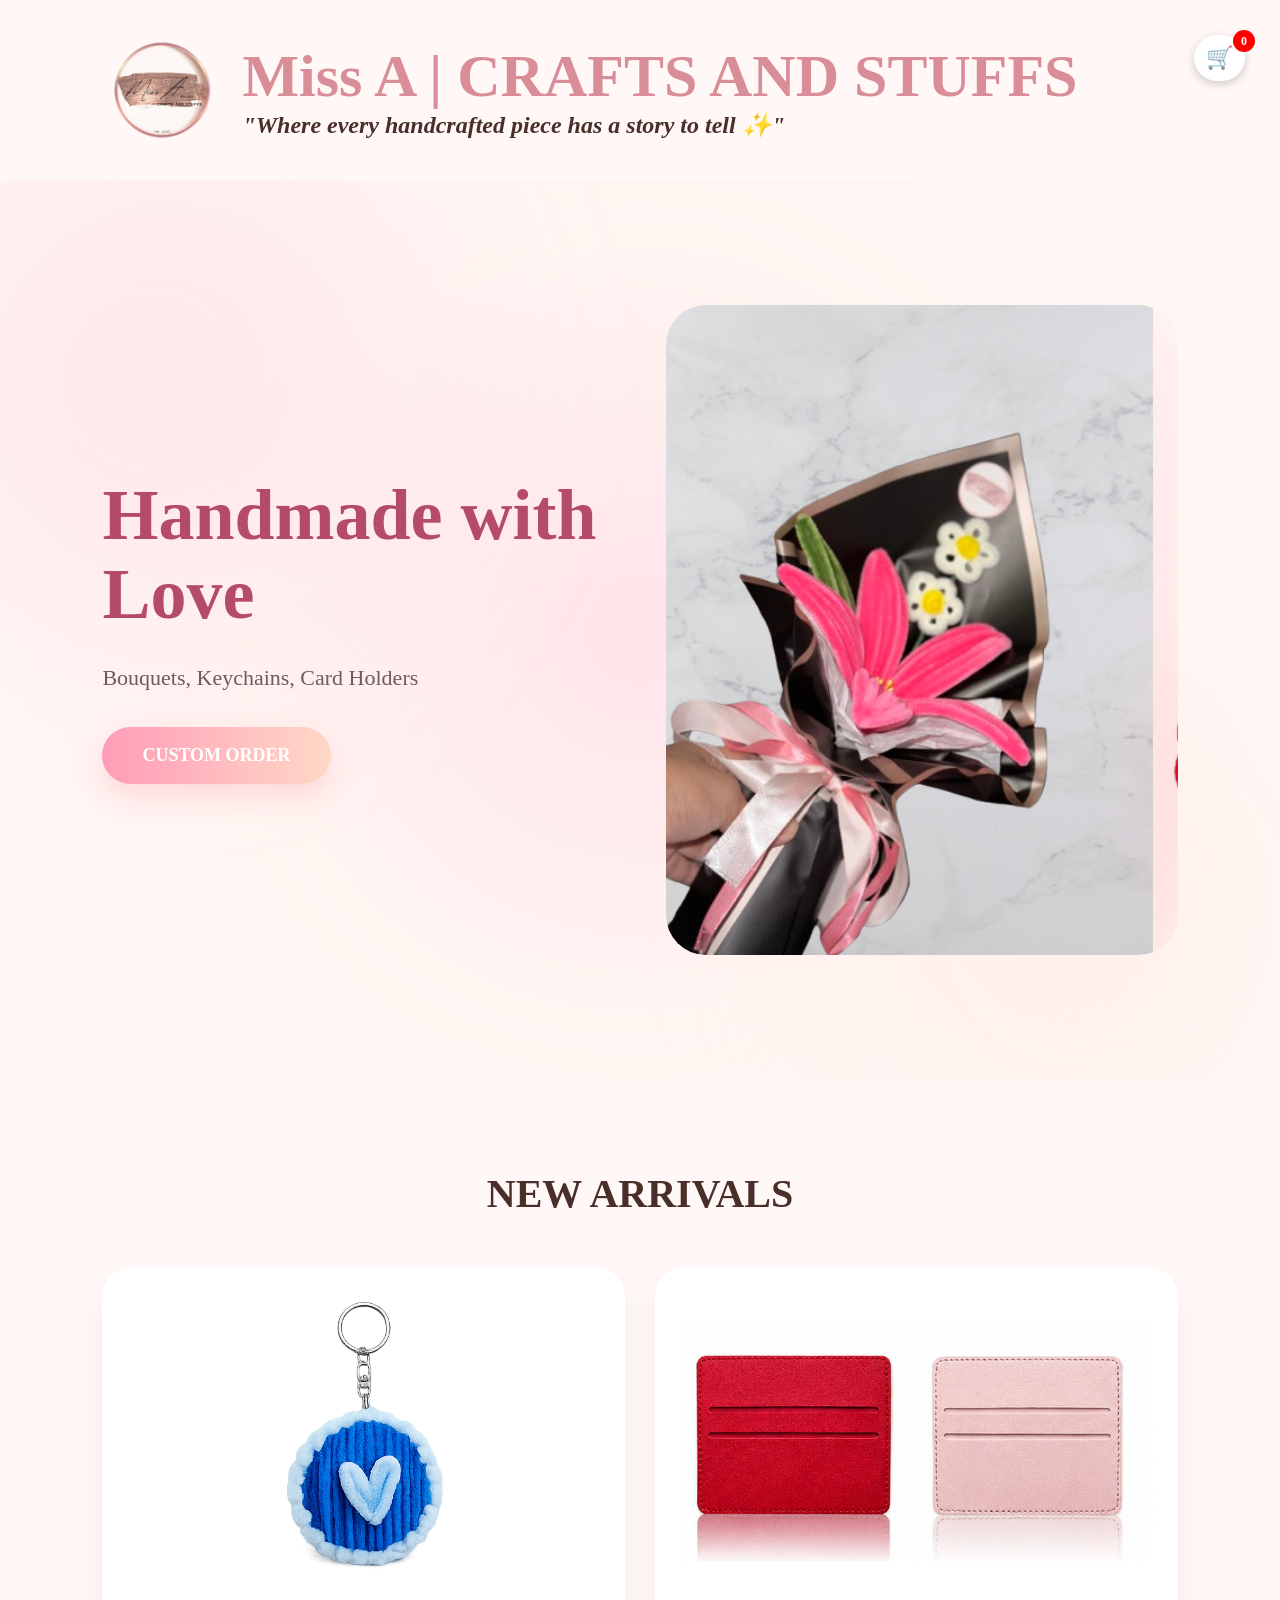
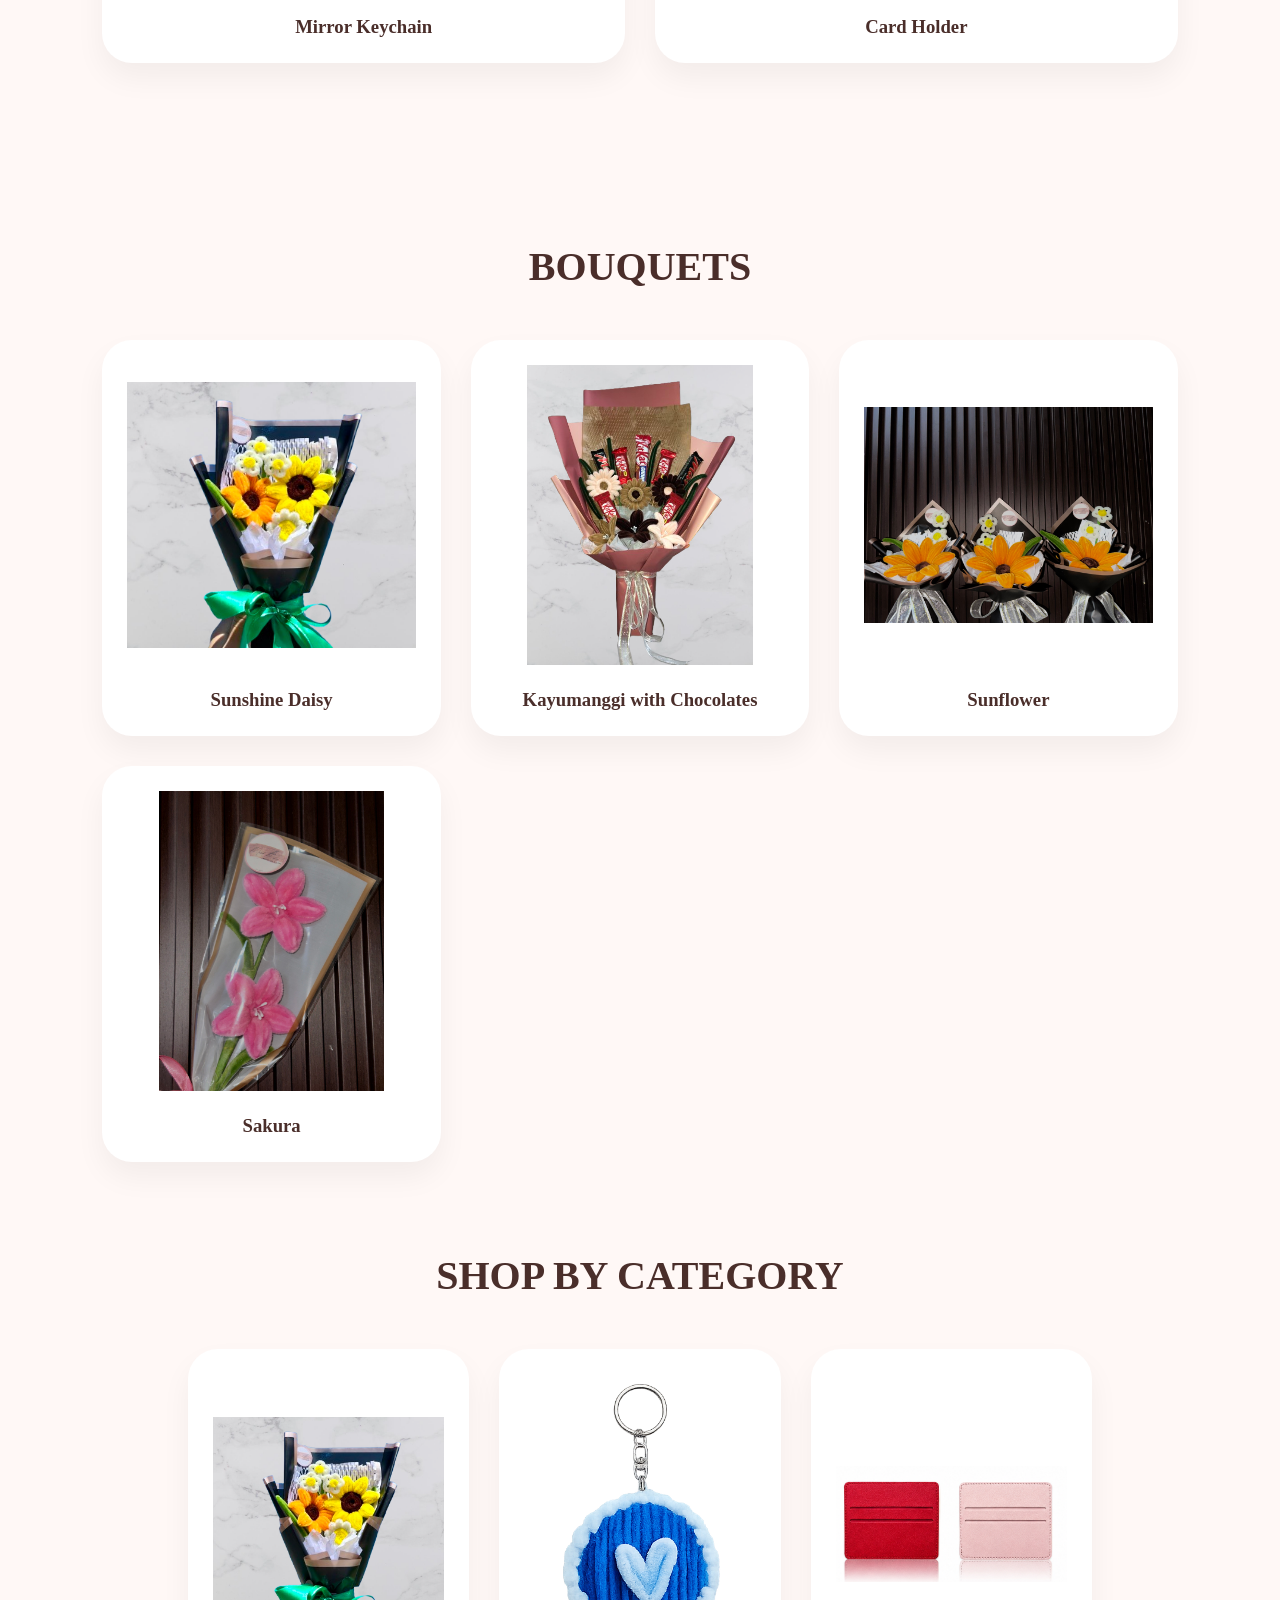
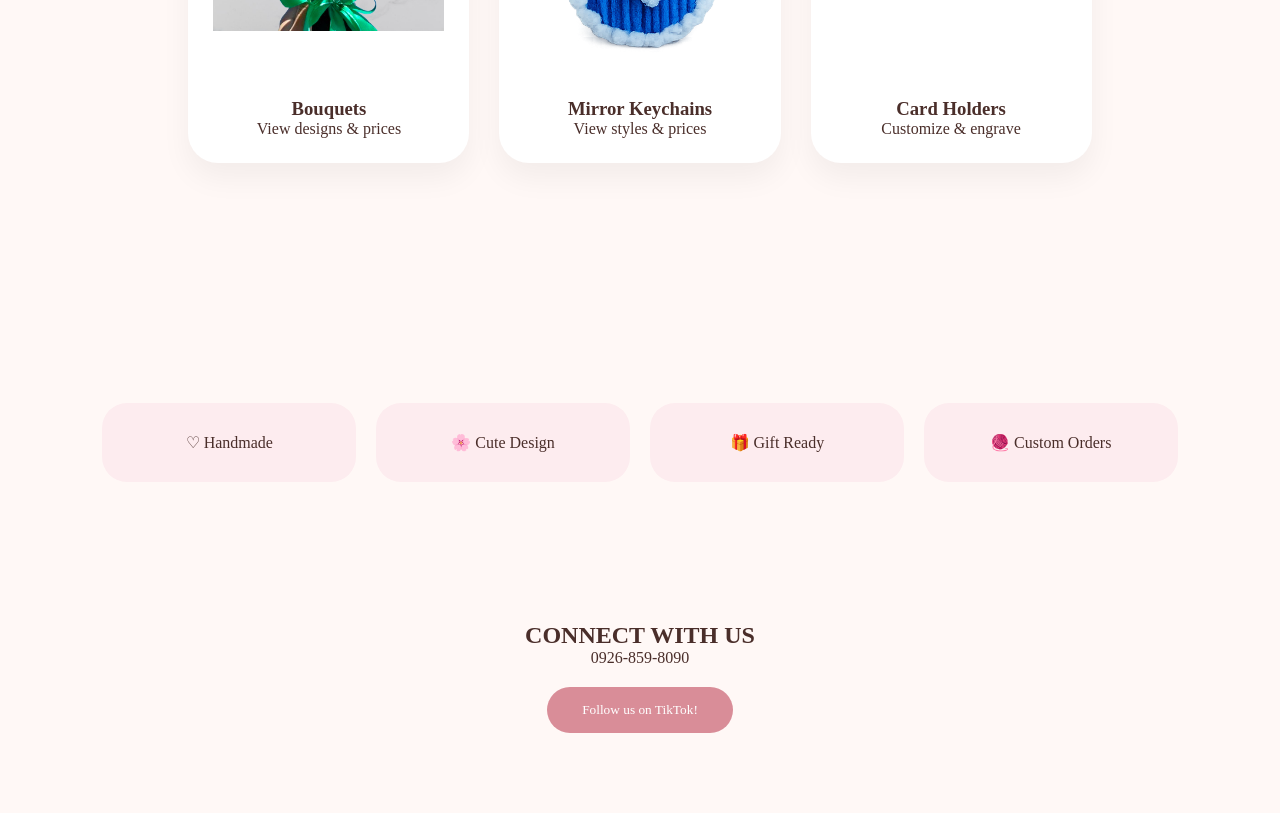
<file: index.html>
<!DOCTYPE html>
<html lang="en">

<head>

<meta charset="UTF-8">
<meta name="viewport" content="width=device-width, initial-scale=1.0">

<title>Miss A | Crafts and Stuffs</title>

<link rel="icon" type="image/png" href="images/logo.png">
<link rel="apple-touch-icon" href="images/logo.png">

<link rel="stylesheet" href="style.css">

<link href="https://fonts.googleapis.com/css2?family=Poppins:wght@300;500;700&family=Patrick+Hand&display=swap" rel="stylesheet">

</head>

<body>

<header>

<div class="brand">

<img src="images/logo.png" alt="Logo">

<div>

<h1>Miss A | CRAFTS AND STUFFS</h1>

<h2><i>"Where every handcrafted piece has a story to tell ✨"</i></h2>

</div>

</div>

<!-- 🛒 CART -->
<div class="top-actions">

<a href="cart.html" class="cart-btn">
🛒 <span id="cart-count">0</span>
</a>

</div>

</header>

<!-- HERO -->
<section class="hero">

<div class="hero-text">

<h2>Handmade with Love</h2>

<p>Bouquets, Keychains, Card Holders</p>

<a href="custom.html">
<button>CUSTOM ORDER</button>
</a>

</div>

<div class="slider">
<div class="slides">
<img src="images/hero1.png">
<img src="images/hero2.png">
<img src="images/hero3.png">
<img src="images/hero1.png">
</div>
</div>

</section>

<!-- NEW ARRIVALS -->
<section class="section">

<h2>NEW ARRIVALS</h2>

<div class="products">

<div class="product">
<img src="images/keychain.png">
<h3>Mirror Keychain</h3>
</div>

<div class="product">
<img src="images/cardholder.png">
<h3>Card Holder</h3>
</div>

</div>

</section>

<!-- BOUQUETS -->
<section class="section">

<h2>BOUQUETS</h2>

<div class="products">

<div class="product">
<img src="images/bouquet1.png">
<h3>Sunshine Daisy</h3>
</div>

<div class="product">
<img src="images/bouquet2.png">
<h3>Kayumanggi with Chocolates</h3>
</div>

<div class="product">
<img src="images/bouquet3.png">
<h3>Sunflower</h3>
</div>

<div class="product">
<img src="images/bouquet4.png">
<h3>Sakura</h3>
</div>

</div>

<!-- SHOP CATEGORY -->
<section class="section">

<h2>SHOP BY CATEGORY</h2>

<div class="products">

<div class="product category-card" onclick="window.location.href='bouquets.html'">
<img src="images/bouquet1.png">
<h3>Bouquets</h3>
<center><p>View designs & prices</p></center>
</div>

<div class="product category-card" onclick="window.location.href='keychains.html'">
<img src="images/keychain.png">
<h3>Mirror Keychains</h3>
<center><p>View styles & prices</p></center>
</div>

<div class="product category-card" onclick="window.location.href='cardholders.html'">
<img src="images/cardholder.png">
<h3>Card Holders</h3>
<center><p>Customize & engrave</p></center>
</div>

</div>

</section>

</section>

<section class="features">
<div>♡ Handmade</div>
<div>🌸 Cute Design</div>
<div>🎁 Gift Ready</div>
<div>🧶 Custom Orders</div>
</section>

<section class="contact">

<h2>CONNECT WITH US</h2>
<p>0926-859-8090</p>

<button onclick="openTikTok()">Follow us on TikTok!</button>

</section>

<div id="popup">
<span id="close">✕</span>
<img id="popupImg">
</div>

<script src="cart.js"></script>
<script src="script.js"></script>

<!-- 🧠 CART COUNT FIX -->
<script>
function updateCartCount() {
  let cart = JSON.parse(localStorage.getItem("cart")) || [];
  document.getElementById("cart-count").innerText = cart.length;
}

// run on load
updateCartCount();

// optional live update
setInterval(updateCartCount, 1000);
</script>

</body>

</html>
</file>
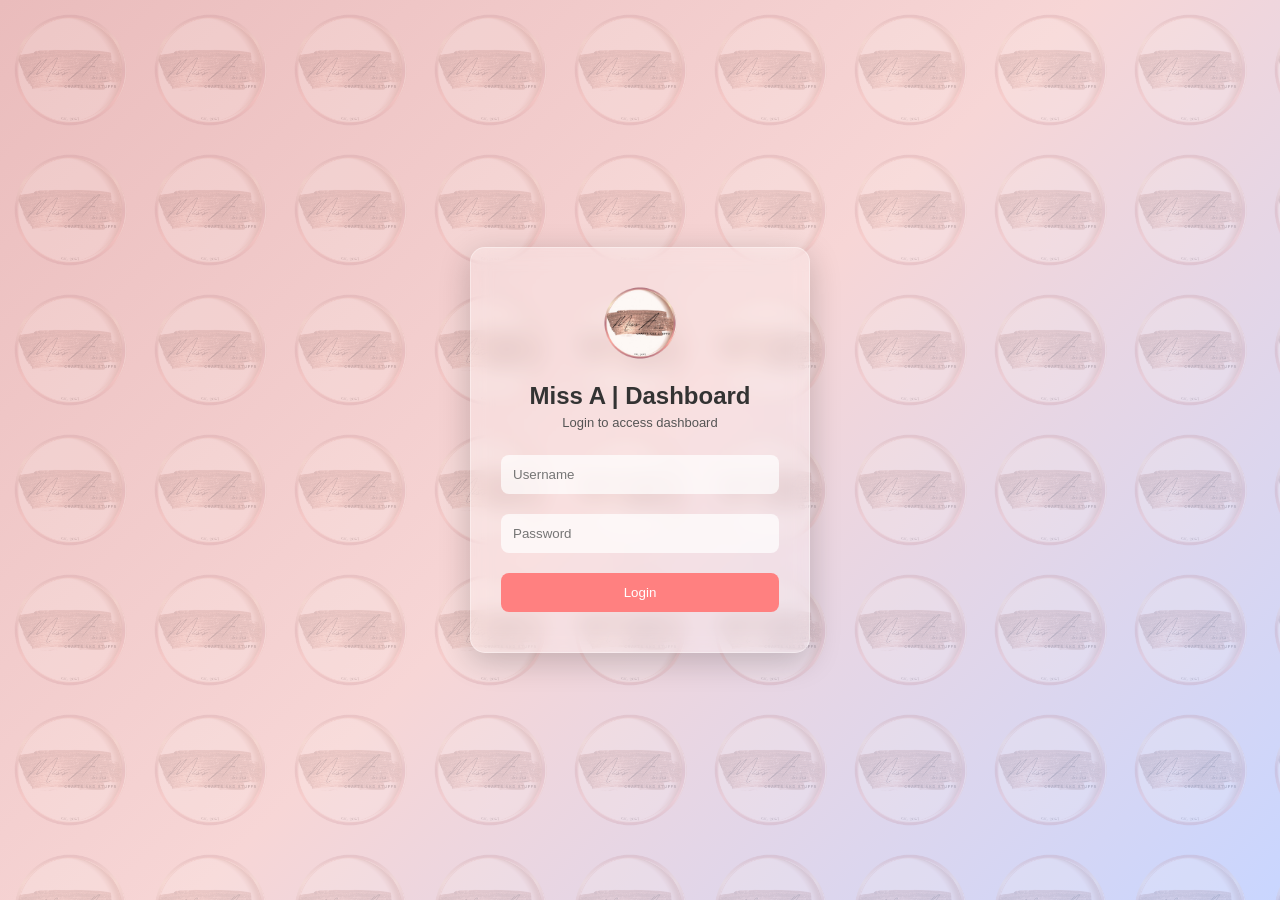
<file: admin-login.html>
<!DOCTYPE html>
<html lang="en">
<head>
  <meta charset="UTF-8">
  <title>Miss A | Crafts and Stuffs</title>

  <style>
    * {
      margin: 0;
      padding: 0;
      box-sizing: border-box;
      font-family: Arial, sans-serif;
    }

    body {
      height: 100vh;
      display: flex;
      justify-content: center;
      align-items: center;
      position: relative;
      overflow: hidden;

      background: linear-gradient(135deg, #eabcbc, #f7d6d6, #c9d6ff);
    }

    /* TILED LOGO BACKGROUND (VISIBLE BUT SUBTLE) */
    body::before {
      content: "";
      position: absolute;
      inset: 0;

      background-image: url("images/logo.png");
      background-repeat: repeat;
      background-size: 140px 140px;

      opacity: 0.18; /* increased visibility */
      filter: none;  /* removed blur so it's clearer */

      z-index: 0;
    }

    .login-box {
      width: 340px;
      padding: 30px;

      background: rgba(255, 255, 255, 0.25);
      backdrop-filter: blur(10px);
      -webkit-backdrop-filter: blur(10px);

      border-radius: 15px;
      border: 1px solid rgba(255, 255, 255, 0.35);

      box-shadow: 0 8px 32px rgba(0,0,0,0.2);
      text-align: center;

      position: relative;
      z-index: 2;
    }

    .logo {
      width: 90px;
      height: 90px;
      object-fit: contain;
      margin-bottom: 10px;
    }

    h2 {
      margin-bottom: 5px;
      color: #333;
    }

    .subtitle {
      font-size: 13px;
      color: #555;
      margin-bottom: 15px;
    }

    input {
      width: 100%;
      padding: 12px;
      margin: 10px 0;

      border: none;
      outline: none;
      border-radius: 8px;

      background: rgba(255,255,255,0.7);
    }

    button {
      width: 100%;
      padding: 12px;
      margin-top: 10px;

      border: none;
      border-radius: 8px;

      background: #ff8080;
      color: white;
      cursor: pointer;

      transition: 0.3s;
    }

    button:hover {
      background: #333;
      transform: scale(1.03);
    }

    .error {
      color: red;
      margin-top: 10px;
      font-size: 14px;
    }
  </style>
</head>

<body>

<div class="login-box">

  <img src="images/logo.png" class="logo" alt="Logo">

  <h2>Miss A | Dashboard</h2>
  <div class="subtitle">Login to access dashboard</div>

  <input type="text" id="username" placeholder="Username">
  <input type="password" id="password" placeholder="Password">

  <button onclick="login()">Login</button>

  <p class="error" id="error"></p>
</div>

<script>
function login() {
  const username = document.getElementById("username").value;
  const password = document.getElementById("password").value;
  const error = document.getElementById("error");

  if (username === "Miss A" && password === "2023") {
    localStorage.setItem("isAdminLoggedIn", "true");
    window.location.href = "admin.html";
  } else {
    error.textContent = "Invalid username or password!";
  }
}
</script>

</body>
</html>
</file>
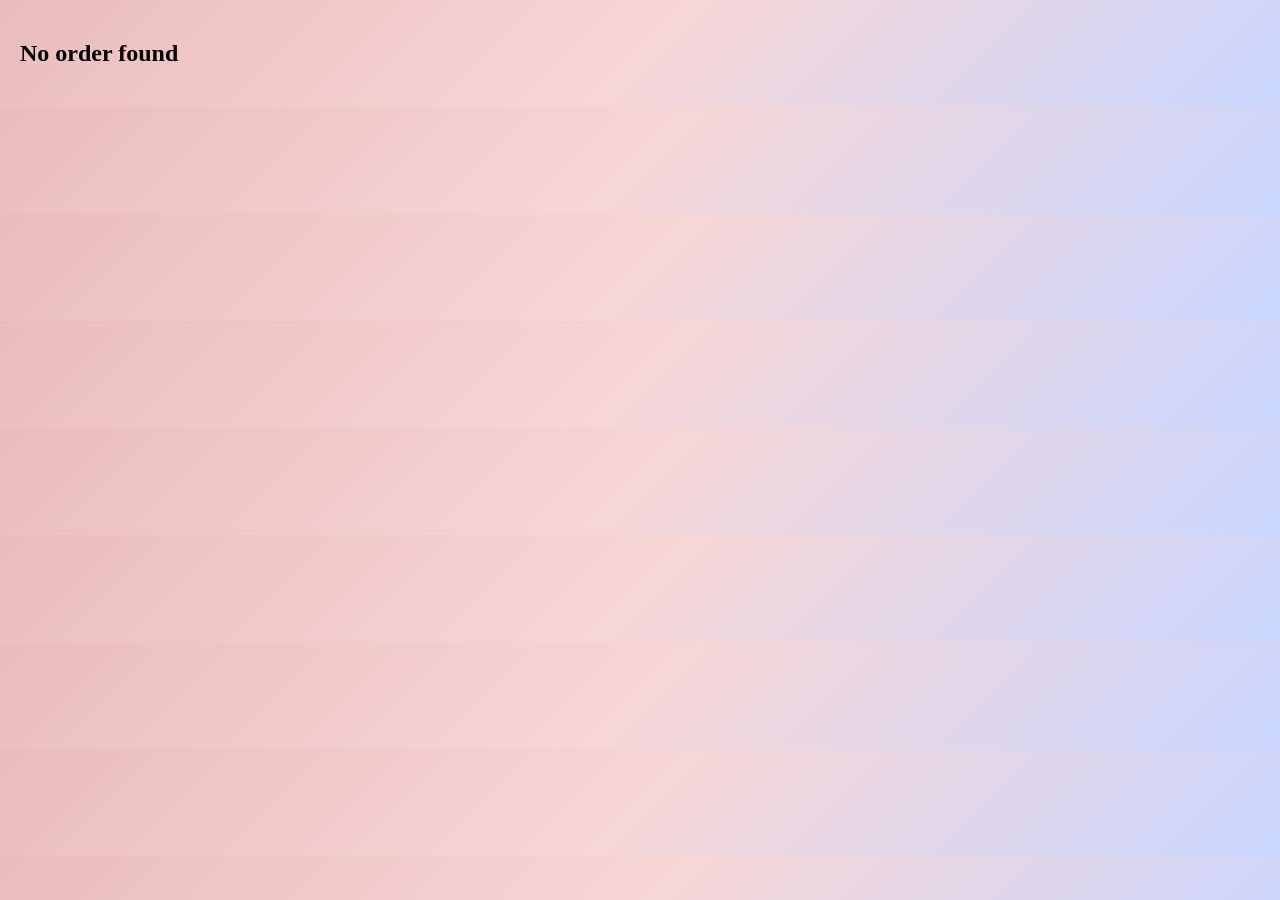
<file: admin-receipt.html>
<!DOCTYPE html>
<html>
<head>
<meta charset="UTF-8">
<title>Print Receipt</title>

<style>
body{
font-family:Georgia;
padding:20px;
margin:0;
background: linear-gradient(135deg, #eabcbc, #f7d6d6, #c9d6ff);
}

.receipt{
max-width:700px;
margin:auto;
background: rgba(255,255,255,0.85);
border:1px solid #ddd;
padding:20px;
border-radius:10px;
backdrop-filter: blur(8px);
}

h1{text-align:center;}

table{
width:100%;
border-collapse:collapse;
margin-top:10px;
background:white;
}

th,td{
border:1px solid #ddd;
padding:8px;
text-align:center;
}

.print-btn{
margin-top:15px;
padding:10px 15px;
background:#4CAF50;
color:white;
border:none;
cursor:pointer;
border-radius:8px;
}

@media print {
.print-btn{display:none;}
body{
background:white;
}
}
</style>
</head>

<body>

<div class="receipt">
<h1>🧾 Miss A Crafts & Stuffs</h1>
<p style="text-align:center;">ADMIN INVOICE</p>

<div id="info"></div>

<table>
<thead>
<tr>
<th>Product</th>
<th>Qty</th>
<th>Price</th>
<th>Total</th>
</tr>
</thead>
<tbody id="items"></tbody>
</table>

<div id="summary" style="margin-top:15px;font-weight:bold;"></div>

<button class="print-btn" onclick="window.print()">Print</button>
</div>

<script>
const order = JSON.parse(localStorage.getItem("printOrder"));

if(!order){
document.body.innerHTML = "<h2>No order found</h2>";
throw new Error("No order");
}

/* INFO */
document.getElementById("info").innerHTML = `
<b>Order ID:</b> ${order.id}<br>
<b>Name:</b> ${order.name}<br>
<b>Phone:</b> ${order.phone}<br>
<b>Address:</b> ${order.address}<br>
<b>Location:</b> ${order.location}<br>
<b>Status:</b> ${order.status}<br>
<b>Date:</b> ${new Date(order.timestamp).toLocaleString()}
`;

/* ITEMS */
let html = "";

order.items.forEach(i=>{
let qty = i.quantity || 1;
let total = i.price * qty;

html += `
<tr>
<td>${i.name}</td>
<td>${qty}</td>
<td>₱${i.price}</td>
<td>₱${total}</td>
</tr>
`;
});

document.getElementById("items").innerHTML = html;

/* SUMMARY */
document.getElementById("summary").innerHTML = `
Subtotal: ₱${order.subtotal}<br>
Shipping: ₱${order.shipping}<br>
Grand Total: ₱${order.total_price}
`;
</script>

</body>
</html>
</file>
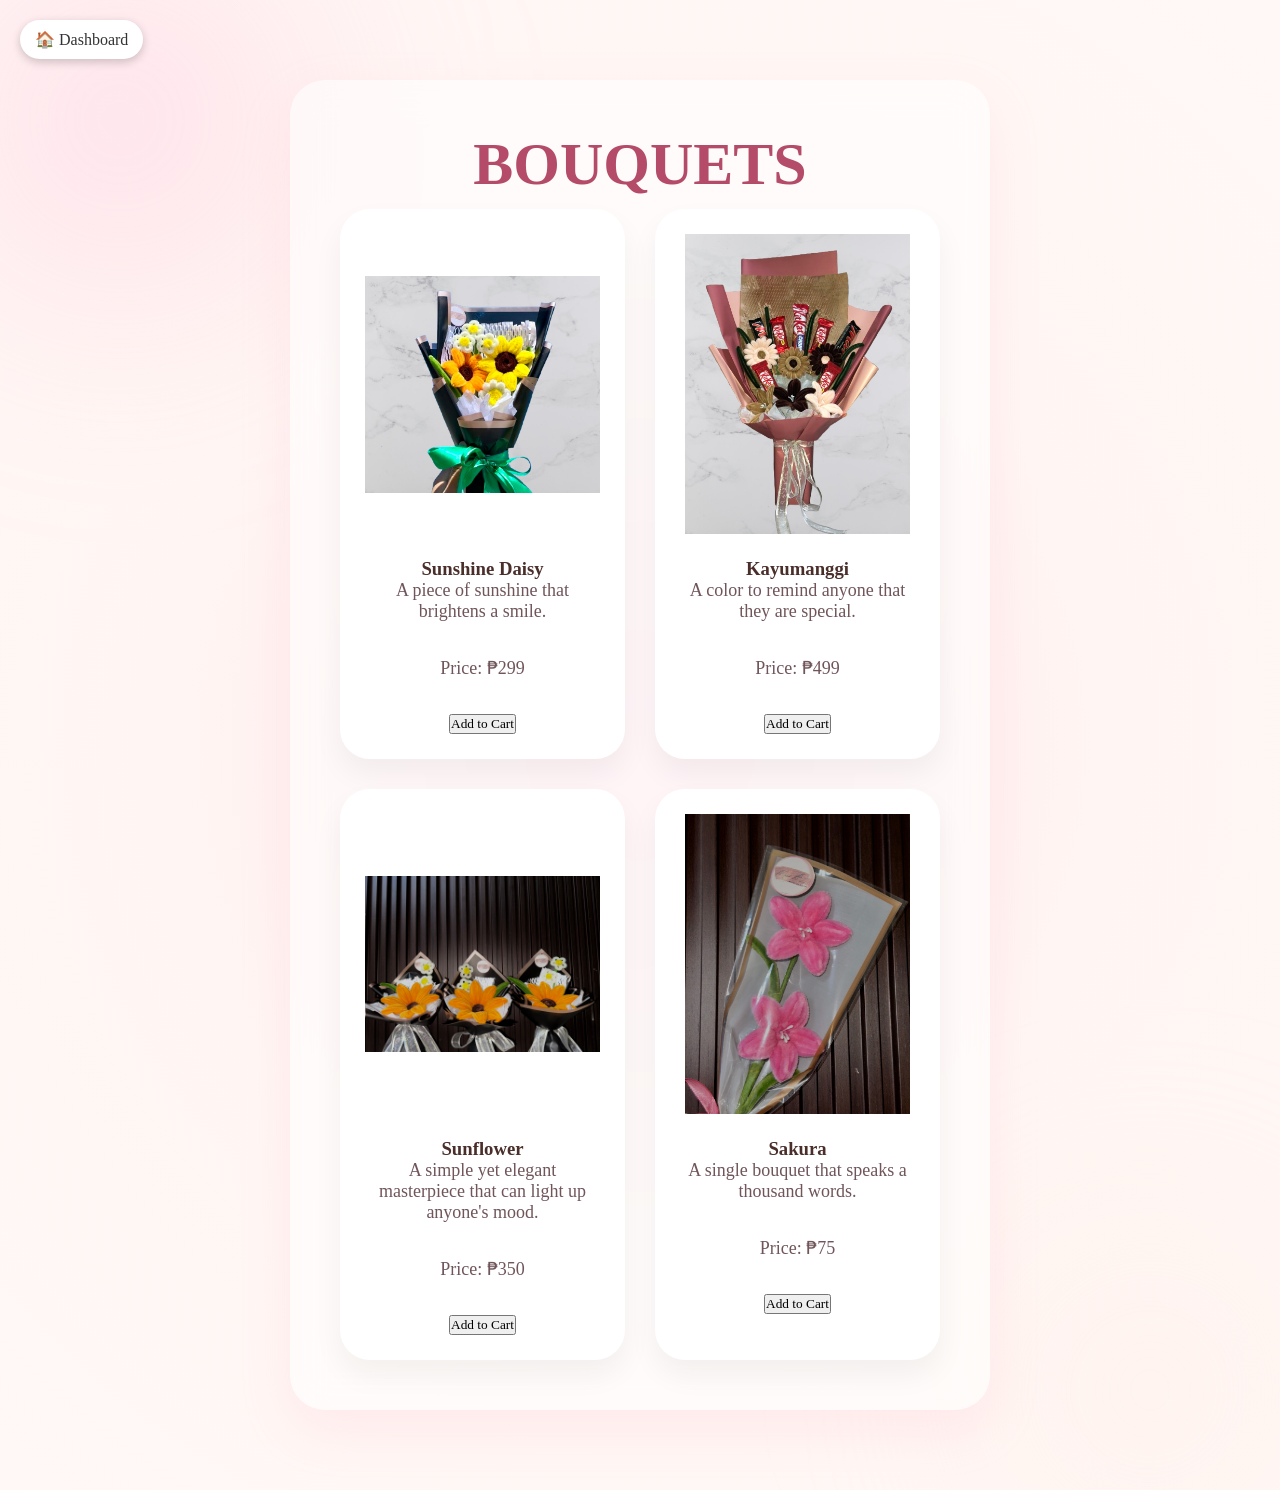
<file: bouquets.html>
<!DOCTYPE html>
<html>

<head>

<link rel="icon" type="image/png" href="images/logo.png">
<link rel="apple-touch-icon" href="images/logo.png">

<link rel="stylesheet" href="style.css">

<title>Miss A | Crafts and Stuffs</title>

</head>

<body>

<!-- 🏠 DASHBOARD BUTTON -->
<a href="index.html" class="dashboard-btn">
🏠 Dashboard
</a>

<section class="custom">

<div class="custom-box">

<h1>BOUQUETS</h1>

<div class="products">

<!-- 🌼 Sunshine Daisy -->
<div class="product">

<img src="images/bouquet1.png">

<h3>Sunshine Daisy</h3>

<p>
A piece of sunshine that brightens a smile.
</p>

<p>
Price: ₱299
</p>

<center>

<button
onclick="addBouquet('Sunshine Daisy',299)">

Add to Cart

</button>

</center>

</div>

<!-- 🤎 Kayumanggi -->
<div class="product">

<img src="images/bouquet2.png">

<h3>Kayumanggi</h3>

<p>
A color to remind anyone that they are special.
</p>

<p>
Price: ₱499
</p>

<center>

<button
onclick="addBouquet('Kayumanggi',499)">

Add to Cart

</button>

</center>

</div>

<!-- 🌻 Sunflower -->
<div class="product">

<img src="images/bouquet3.png">

<h3>Sunflower</h3>

<p>
A simple yet elegant masterpiece that can light up anyone's mood.
</p>

<p>
Price: ₱350
</p>

<center>

<button
onclick="addBouquet('Sunflower',350)">

Add to Cart

</button>

</center>

</div>

<!-- 🌸 Sakura -->
<div class="product">

<img src="images/bouquet4.png">

<h3>Sakura</h3>

<p>
A single bouquet that speaks a thousand words.
</p>

<p>
Price: ₱75
</p>

<center>

<button
onclick="addBouquet('Sakura',75)">

Add to Cart

</button>

</center>

</div>

</div>

</div>

</section>

<script src="cart.js"></script>

<script>

function addBouquet(
productName,
price
){

addToCart(
productName,
price
);

}

</script>

</body>
</html>
</file>
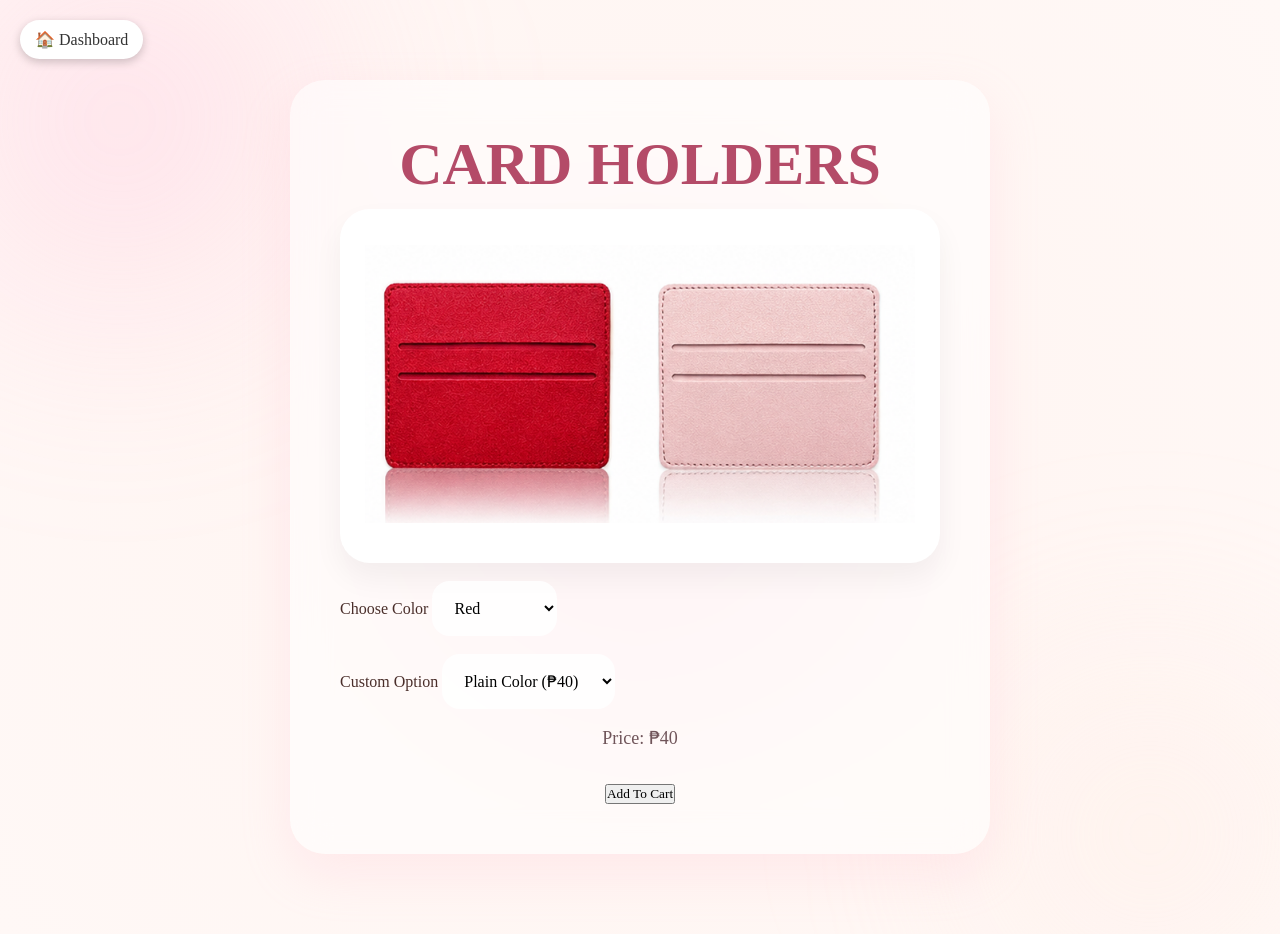
<file: cardholders.html>
<!DOCTYPE html>
<html>

<head>

<link rel="icon" type="image/png" href="images/logo.png">
<link rel="apple-touch-icon" href="images/logo.png">

<link rel="stylesheet" href="style.css">

<title>Miss A | Crafts and Stuffs</title>

</head>

<body>

<!-- 🏠 DASHBOARD BUTTON -->
<a href="index.html" class="dashboard-btn">
🏠 Dashboard
</a>

<section class="custom">

<div class="custom-box">

<h1>CARD HOLDERS</h1>

<div class="product">
<img src="images/cardholder.png">
</div>

<br>

<label>Choose Color</label>

<select id="color">

<option value="Red">Red</option>
<option value="Grey">Grey</option>
<option value="Mint">Mint</option>
<option value="Pink">Pink</option>
<option value="Brown">Brown</option>
<option value="Black">Black</option>
<option value="Navy Blue">Navy Blue</option>

</select>

<br><br>

<label>Custom Option</label>

<select id="custom">

<option value="40">
Plain Color (₱40)
</option>

<option value="60">
With Stamp (₱60)
</option>

</select>

<br><br>

<div
id="stampBox"
style="display:none;">

<label>
Enter Name / Text
</label>

<input
type="text"
id="stampText"
placeholder="e.g. Alyssa">

</div>

<p>

Price:
₱<span id="price">40</span>

</p>

<center>

<button
onclick="addCardHolder()">

Add To Cart

</button>

</center>

</div>

</section>

<script src="cart.js"></script>

<script>

const custom =
document.getElementById("custom");

const priceDisplay =
document.getElementById("price");

const stampBox =
document.getElementById("stampBox");


/* UPDATE PRICE */
custom.addEventListener(
"change",

function(){

const selected =
parseInt(this.value);

priceDisplay.innerText =
selected;

if(selected===60){

stampBox.style.display =
"block";

}
else{

stampBox.style.display =
"none";

document.getElementById(
"stampText"
).value="";

}

}

);


/* ADD TO CART */
function addCardHolder(){

const color =
document.getElementById(
"color"
).value;

const selected =
parseInt(
document.getElementById(
"custom"
).value
);

const stamp =
document.getElementById(
"stampText"
).value
.trim();

let productName;
let finalPrice;


/* PLAIN = ₱40 */
if(selected===40){

productName =
color +
" (Plain Color)";

finalPrice =
40;

}


/* WITH STAMP = ₱60 */
else{

productName =
color +
" (With Stamp)";

if(stamp){

productName +=
" - " +
stamp;

}

finalPrice =
60;

}


addToCart(
productName,
finalPrice
);


/* RESET */
custom.value="40";

priceDisplay.innerText="40";

stampBox.style.display=
"none";

document.getElementById(
"stampText"
).value="";

}

</script>

</body>
</html>
</file>
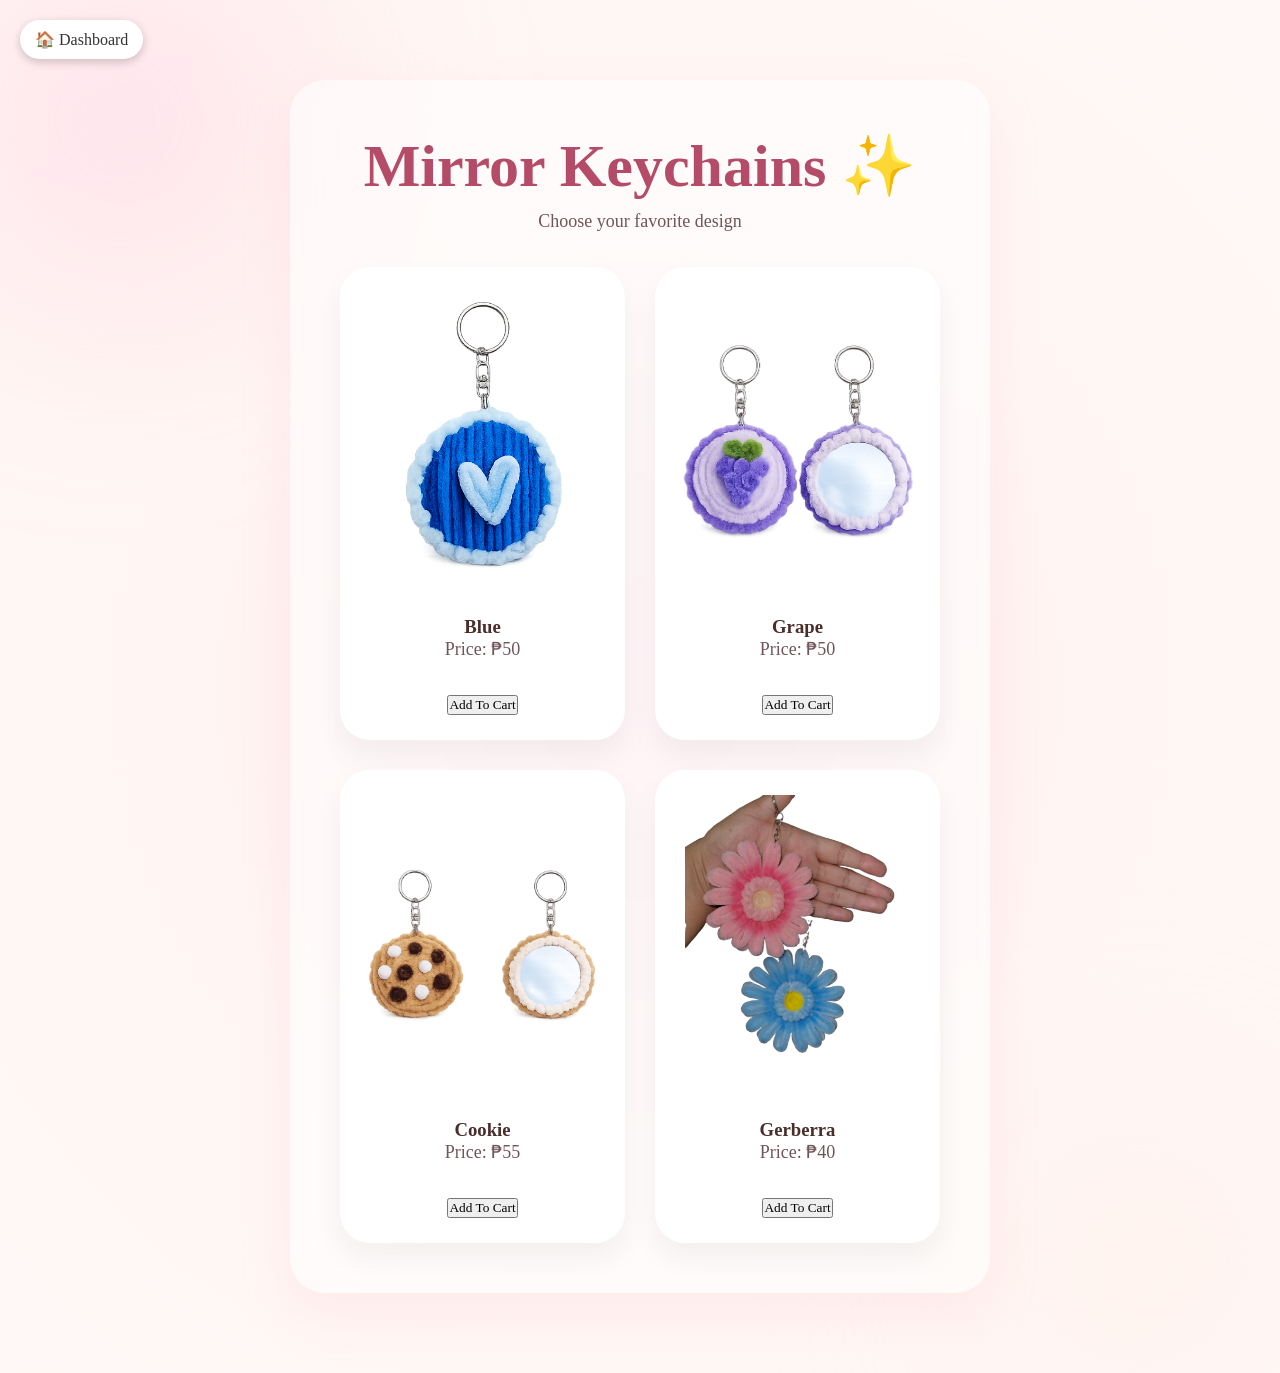
<file: keychains.html>
<!DOCTYPE html>
<html>

<head>

<meta charset="UTF-8">
<meta name="viewport" content="width=device-width, initial-scale=1.0">

<title>Miss A | Crafts and Stuffs</title>

<link rel="icon" type="image/png" href="images/logo.png">
<link rel="apple-touch-icon" href="images/logo.png">

<link rel="stylesheet" href="style.css">

</head>

<body>

<!-- 🏠 DASHBOARD -->
<a href="index.html" class="dashboard-btn">🏠 Dashboard</a>

<section class="custom">

<div class="custom-box">

<h1>Mirror Keychains ✨</h1>

<p>Choose your favorite design</p>

<div class="products">

<!-- 🔵 Blue -->
<div class="product">
<img src="images/keychain.png">

<h3>Blue</h3>

<p>Price: ₱50</p>

<center>
<button onclick="addKeychain('Blue',50)">
Add To Cart
</button>
</center>

</div>

<!-- 🍇 Grape -->
<div class="product">

<img src="images/keychain2.png">

<h3>Grape</h3>

<p>Price: ₱50</p>

<center>
<button onclick="addKeychain('Grape',50)">
Add To Cart
</button>
</center>

</div>

<!-- 🍪 Cookie -->
<div class="product">

<img src="images/keychain3.png">

<h3>Cookie</h3>

<p>Price: ₱55</p>

<center>
<button onclick="addKeychain('Cookie',55)">
Add To Cart
</button>
</center>

</div>

<!-- 🌼 Gerberra -->
<div class="product">

<img src="images/keychain4.png">

<h3>Gerberra</h3>

<p>Price: ₱40</p>

<center>
<button onclick="addKeychain('Gerberra',40)">
Add To Cart
</button>
</center>

</div>

</div>

</div>

</section>

<script src="cart.js"></script>

<script>

function addKeychain(
productName,
price
){

addToCart(
productName,
price
);

}

</script>

</body>
</html>
</file>
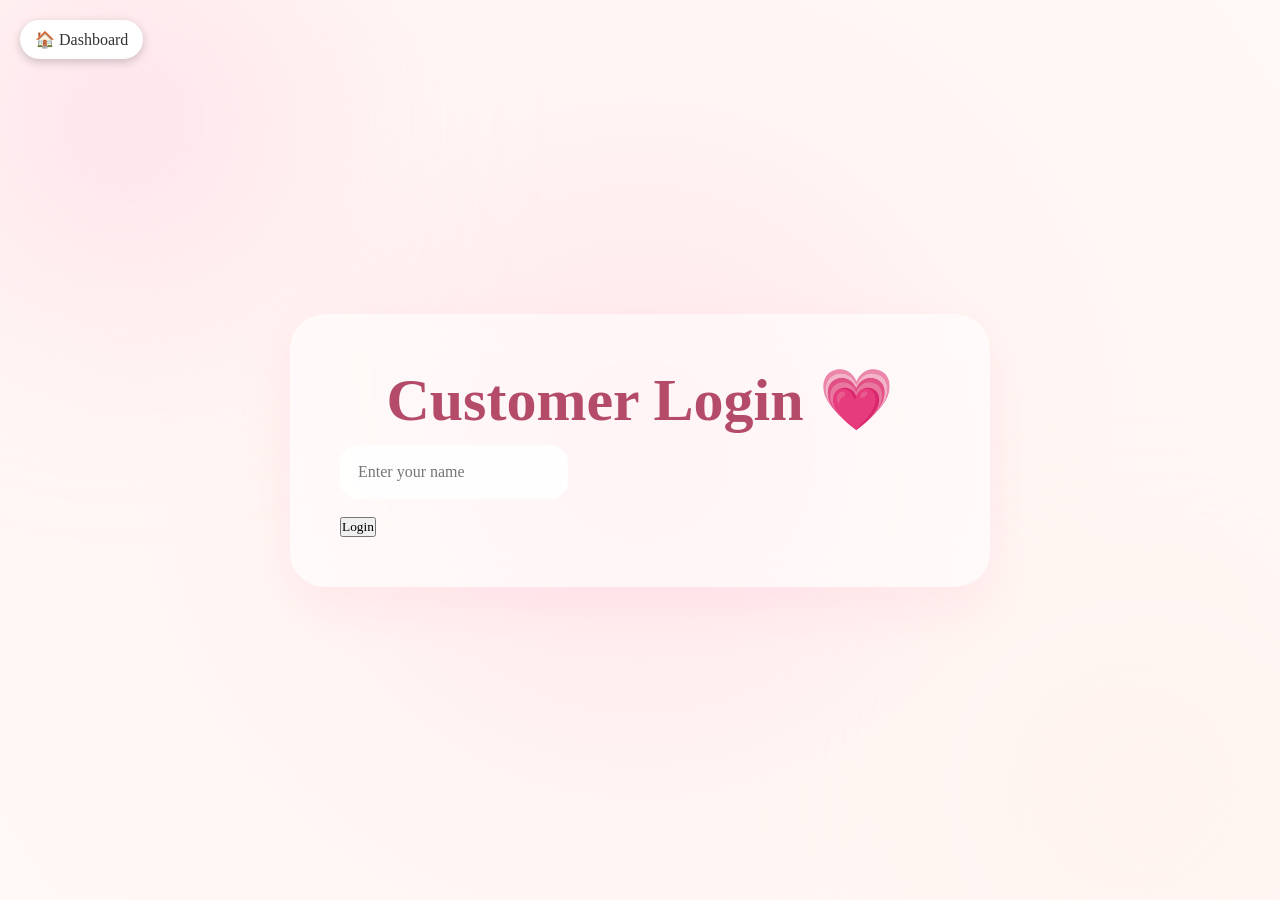
<file: login.html>
<!DOCTYPE html>
<html>

<head>

<meta charset="UTF-8">

<title>
Customer Login
</title>

<link rel="stylesheet" href="style.css">

</head>

<body>

<a href="index.html"
class="dashboard-btn">

🏠 Dashboard

</a>

<section class="custom">

<div class="custom-box">

<h1>

Customer Login 💗

</h1>

<input
id="username"
placeholder="Enter your name">

<br><br>

<button
onclick="login()">

Login

</button>

</div>

</section>


<script>

function login(){

const user=
document.getElementById(
"username"
).value;


if(!user){

alert(
"Enter your name"
);

return;

}


localStorage.setItem(
"currentUser",
user
);

window.location.href=
"myorders.html";

}

</script>

</body>

</html>
</file>
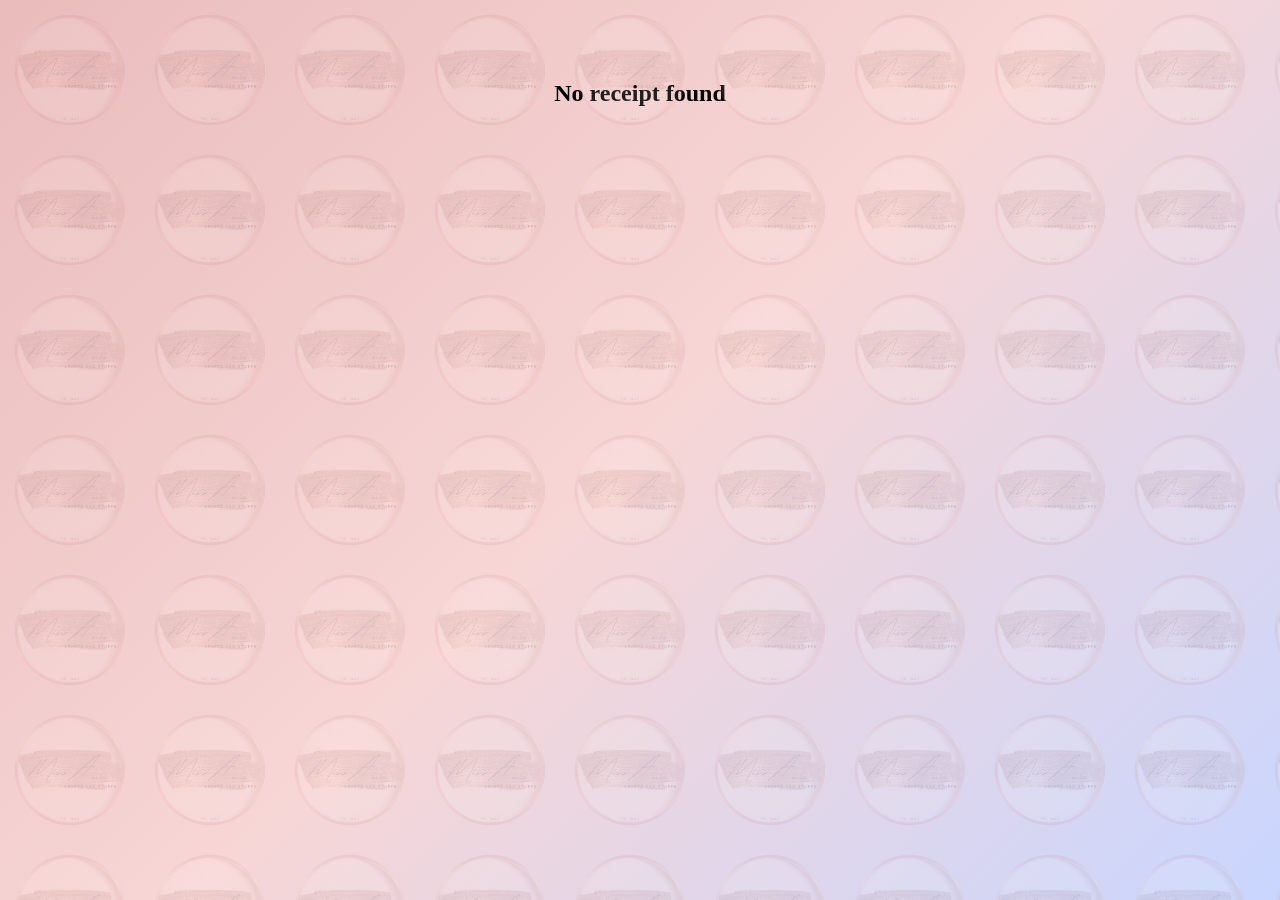
<file: receipt.html>
<!DOCTYPE html>
<html lang="en">
<head>
<meta charset="UTF-8">
<title>Receipt - Miss A Crafts</title>

<style>
*{
margin:0;
padding:0;
box-sizing:border-box;
font-family:Georgia, serif;
}

body{
min-height:100vh;
padding:30px;
background:linear-gradient(135deg,#eabcbc,#f7d6d6,#c9d6ff);
}

body::before{
content:"";
position:fixed;
inset:0;
background:url("images/logo.png");
background-size:140px;
opacity:.12;
pointer-events:none;
}

.container{
max-width:750px;
margin:auto;
background:rgba(255,255,255,0.25);
backdrop-filter:blur(12px);
padding:25px;
border-radius:18px;
}

h1{
text-align:center;
margin-bottom:5px;
}

.subtitle{
text-align:center;
margin-bottom:20px;
color:#555;
}

.info{
line-height:1.8;
margin-bottom:20px;
}

table{
width:100%;
border-collapse:collapse;
margin-top:10px;
}

th,td{
border:1px solid rgba(0,0,0,0.2);
padding:8px;
text-align:center;
background:rgba(255,255,255,0.7);
}

th{
background:#ff7d7d;
color:white;
}

.total{
margin-top:15px;
font-weight:bold;
line-height:1.8;
}

.buttons{
margin-top:20px;
display:flex;
gap:10px;
justify-content:center;
flex-wrap:wrap;
}

button{
padding:10px 18px;
border:none;
border-radius:10px;
cursor:pointer;
font-weight:bold;
}

.home-btn{
background:#ff7676;
color:white;
}

.print-btn{
background:#3a74ff;
color:white;
}

@media print {
button{
display:none;
}
body{
background:white;
}
body::before{
display:none;
}
}
</style>
</head>

<body>

<div class="container">

<h1>🧾 Miss A Crafts & Stuffs</h1>
<p class="subtitle">Official Receipt / Invoice</p>

<center><p>Thank you for ordering with us!</p></center>

<div id="info" class="info"></div>

<table>
<thead>
<tr>
<th>Product</th>
<th>Qty</th>
<th>Price</th>
<th>Total</th>
</tr>
</thead>

<tbody id="items"></tbody>
</table>

<div id="summary" class="total"></div>

<div class="button">
<button class="home-btn" onclick="goHome()">🏠 Back to Home</button>
</div>

</div>

<script>
const order = JSON.parse(localStorage.getItem("lastOrder"));

if (!order) {
document.body.innerHTML = "<h2 style='text-align:center;margin-top:50px;'>No receipt found</h2>";
}

function safe(val){
return val ? val : "-";
}

/* INFO (NO STATUS FOR CUSTOMER) */
document.getElementById("info").innerHTML = `
<b>Order ID:</b> ${safe(order.id)}<br>
<b>Name:</b> ${safe(order.name)}<br>
<b>Phone:</b> ${safe(order.phone)}<br>
<b>Address:</b> ${safe(order.address)}<br>
<b>Location:</b> ${safe(order.location)}<br>
<b>Payment Method:</b> ${safe(order.payment_method)}<br>
<b>Date:</b> ${order.timestamp ? new Date(order.timestamp).toLocaleString() : "-"}
`;

/* ITEMS */
let html = "";

if (Array.isArray(order.items)) {
order.items.forEach(item => {
let qty = item.quantity || 1;
let total = (item.price || 0) * qty;

html += `
<tr>
<td>${safe(item.name)}</td>
<td>${qty}</td>
<td>₱${item.price || 0}</td>
<td>₱${total}</td>
</tr>
`;
});
}

document.getElementById("items").innerHTML = html;

/* SUMMARY */
document.getElementById("summary").innerHTML = `
Subtotal: ₱${order.subtotal || 0}<br>
Shipping: ₱${order.shipping || 0}<br>
Grand Total: ₱${order.total_price || 0}
`;

/* HOME */
function goHome(){
window.location.href = "index.html";
}
</script>

</body>
</html>
</file>
<file: style.css>
*{
margin:0;
padding:0;
box-sizing:border-box;
font-family:'Times New Roman',sans-serif;
}

body{
background:#FFF8F6;
color:#4A2E2A;
overflow-x:hidden;
}

/* HEADER */

header{

display:flex;

justify-content:space-between;

align-items:center;

padding:20px;

}

.cart-btn{

position:relative;

font-size:32px;

text-decoration:none;

color:black;

cursor:pointer;

}

.cart-btn{
    position: fixed;
    top: 15px;
    right: 15px;
    z-index: 999;
}

#cart-count{

position:absolute;

top:-10px;

right:-12px;

background:#ff4b7d;

color:white;

width:22px;

height:22px;

display:flex;

align-items:center;

justify-content:center;

border-radius:50%;

font-size:12px;

font-weight:bold;

}

.cart-icon{
    position: absolute;
    top: 20px;
    right: 20px;

    width: 50px;
    height: 50px;

    z-index: 1000;
}

header{
padding:30px 8%;
}

.brand{
display:flex;
align-items:center;
gap:20px;
}

.brand img{
width:120px;
}

h1{
font-size:60px;
color:#D98D98;
}

.brand p{
font-weight:700;
}

.brand span{
font-family:'Patrick Hand';
color:#B96A75;
}


/* HERO */

.hero{

display:flex;

align-items:center;

justify-content:space-between;

padding:80px 8%;

min-height:100vh;

gap:40px;

position:relative;

overflow:hidden;

background:
radial-gradient(
circle at center,

rgba(255,221,230,.75),

rgba(255,245,241,.96),

#FFF8F6
);

}

.hero{
    position: relative;
}


/* GLOW */

.hero::before{

content:"";

position:absolute;

width:700px;

height:700px;

left:-200px;

top:-150px;

border-radius:50%;

background:

radial-gradient(

circle,

rgba(255,185,210,.35),

transparent 70%

);

filter:blur(100px);

}


.hero::after{

content:"";

position:absolute;

width:600px;

height:600px;

right:-100px;

bottom:-150px;

border-radius:50%;

background:

radial-gradient(

circle,

rgba(255,230,220,.45),

transparent 70%

);

filter:blur(90px);

}

.hero>*{
position:relative;
z-index:2;
}


/* HERO TEXT */

.hero-text{

max-width:550px;

}

.hero-text h2{

font-size:72px;

line-height:1.1;

margin-bottom:25px;

color:#B44B68;

}

.hero-text p{

font-size:22px;

line-height:1.7;

color:#6F5B5F;

}


.hero button{

margin-top:30px;

padding:18px 40px;

border:none;

border-radius:999px;

background:

linear-gradient(
to right,
#FF9CB8,
#FFD8C6
);

color:white;

font-size:18px;

font-weight:700;

cursor:pointer;

box-shadow:

0 12px 30px

rgba(255,180,190,.45);

transition:.3s;

}

.hero button:hover{

transform:translateY(-3px);

}



/* HERO IMAGES */

.hero-images{

position:relative;

width:650px;

height:650px;

}


.hero-center{

width:360px;

position:absolute;

left:50%;

top:60px;

transform:translateX(-50%);

filter:

drop-shadow(

0 30px 60px

rgba(255,180,190,.35)

);

}


.hero-left{

width:180px;

position:absolute;

left:0;

top:40px;

}


.hero-right{

width:180px;

position:absolute;

right:0;

top:40px;

}


.hero-bottom{

width:220px;

position:absolute;

right:100px;

bottom:0;

}



/* SLIDER */

.slider{

width:650px;

height:650px;

overflow:hidden;

border-radius:40px;

}

.slides {
  display: flex;
  width: 400%; /* 4 images now */
  animation: slide 12s linear infinite;
}

.slides img{

width:650px;

height:650px;

object-fit:contain;

filter:

drop-shadow(

0 30px 60px

rgba(255,180,190,.35)

);

}

@keyframes slide {
  0% {
    transform: translateX(0%);
  }

  100% {
    transform: translateX(-75%);
  }
}



/* SECTION */

.section{

padding:90px 8%;

}

.section h2{

text-align:center;

font-size:40px;

margin-bottom:50px;

}

.category-card{
cursor:pointer;
transition:none !important;
}

.category-card:hover{
transform:none !important;
}

.category-card img,
.category-card h3,
.category-card p{
pointer-events:none;
}


/* PRODUCTS */

.products{

display:grid;

grid-template-columns:

repeat(
auto-fit,
minmax(250px,1fr)
);

gap:30px;

}

.product{

background:white;

padding:25px;

border-radius:30px;

cursor:pointer;

transition:.4s;

box-shadow:

0 15px 30px

rgba(0,0,0,.05);

}

.product:hover{

transform:

translateY(-10px);

}

.product img{

width:100%;

height:300px;

object-fit:contain;

}

.product h3{

margin-top:20px;

text-align:center;

}



/* FEATURES */

.features{

display:grid;

grid-template-columns:

repeat(4,1fr);

gap:20px;

padding:60px 8%;

}

.features div{

background:#FDECEF;

padding:30px;

text-align:center;

border-radius:25px;

}



/* CONTACT */

.contact{

padding:80px;

text-align:center;

}

.contact button{

margin-top:20px;

padding:15px 35px;

border:none;

border-radius:999px;

background:#D98D98;

color:white;

cursor:pointer;

}



/* POPUP */

#popup{

display:none;

position:fixed;

inset:0;

background:

rgba(0,0,0,.8);

justify-content:center;

align-items:center;

z-index:999;

}

#popup img{

max-width:80%;

max-height:80%;

}

#close{

position:absolute;

top:40px;

right:60px;

font-size:60px;

color:white;

cursor:pointer;

}



/* CUSTOM PAGE */

.custom{

min-height:100vh;

display:flex;

justify-content:center;

align-items:center;

padding:80px 20px;

position:relative;

overflow:hidden;

background:

radial-gradient(

circle at center,

rgba(255,225,232,.8),

rgba(255,246,243,.95),

#FFF8F6

);

}


/* GLOW */

.custom::before{

content:"";

position:absolute;

width:600px;

height:600px;

left:-180px;

top:-180px;

border-radius:50%;

background:

radial-gradient(

circle,

rgba(255,180,210,.35),

transparent 70%

);

filter:blur(90px);

}


.custom::after{

content:"";

position:absolute;

width:500px;

height:500px;

right:-120px;

bottom:-150px;

border-radius:50%;

background:

radial-gradient(

circle,

rgba(255,235,225,.45),

transparent 70%

);

filter:blur(90px);

}


.custom-box{

position:relative;

z-index:2;

background:

rgba(255,255,255,.55);

backdrop-filter:blur(18px);

padding:50px;

border-radius:35px;

max-width:700px;

width:100%;

box-shadow:

0 20px 50px

rgba(255,180,200,.2);

}


.custom h1{

text-align:center;

font-size:60px;

color:#B44B68;

margin-bottom:10px;

}


.custom p{

text-align:center;

margin-bottom:35px;

color:#70555A;

font-size:18px;

}


form{

display:flex;

flex-direction:column;

gap:20px;

}


input,
textarea,
select{

padding:18px;

border:none;

border-radius:18px;

background:

rgba(255,255,255,.85);

font-size:16px;

}


textarea{

height:180px;

resize:none;

}


form button{

padding:18px;

border:none;

border-radius:999px;

background:

linear-gradient(
to right,
#FF9CB8,
#FFD5C5
);

color:white;

font-size:18px;

font-weight:700;

cursor:pointer;

transition:.3s;

}


form button:hover{

transform:

translateY(-3px);

}


@media(max-width:768px){

.custom-box{

padding:35px;

}

.custom h1{

font-size:40px;

}

}


/* MOBILE */

@media(max-width:768px){

.hero{

flex-direction:column;

text-align:center;

padding-top:60px;

}

.hero-text h2{

font-size:48px;

}

.hero-images{

width:100%;

height:500px;

}

.hero-center{

width:260px;

}

.hero-left{

width:120px;

}

.hero-right{

width:120px;

}

.hero-bottom{

width:150px;

right:50%;

transform:translateX(50%);

}

.slider{

width:100%;

height:auto;

}

.slides img{

width:100vw;

height:auto;

}

.features{

grid-template-columns:1fr;

}

}

.category-link{

text-decoration:none;

color:inherit;

display:block;

}



.category-link .product{

height:100%;

}



.category-link p{

text-align:center;

color:#A77D85;

margin-top:10px;

}

.category-link:hover .product{

transform:

translateY(-10px)

scale(1.02);

}

.top-actions {
  position: absolute;
  top: 20px;
  right: 20px;
}

.cart-btn {
  font-size: 22px;
  text-decoration: none;
  background: white;
  padding: 10px 12px;
  border-radius: 50px;
  box-shadow: 0 3px 10px rgba(0,0,0,0.2);
  position: relative;
  display: inline-flex;
  align-items: center;
  gap: 6px;
}

#cart-count {
  background: red;
  color: white;
  font-size: 12px;
  padding: 2px 6px;
  border-radius: 50%;
}

.cart-item {
  display: flex;
  justify-content: space-between;
  padding: 10px;
  margin: 10px 0;
  background: #fff;
  border-radius: 10px;
  box-shadow: 0 2px 6px rgba(0,0,0,0.1);
}

.cart-item button {
  background: red;
  color: white;
  border: none;
  padding: 5px 10px;
  border-radius: 8px;
  cursor: pointer;
}
.cart-item {
  display: grid;
  grid-template-columns: 2fr 1fr 1fr 50px;
  align-items: center;
  gap: 10px;
  padding: 12px;
  margin: 10px 0;
  background: #fff;
  border-radius: 12px;
  box-shadow: 0 2px 10px rgba(0,0,0,0.1);
}

.qty button {
  padding: 5px 10px;
  margin: 0 5px;
  border: none;
  background: #ddd;
  cursor: pointer;
  border-radius: 5px;
}

.cart-btn {
  position: relative;
}

#cart-count {
  position: absolute;
  top: -5px;
  right: -10px;
  background: red;
  color: white;
  font-size: 12px;
  padding: 2px 6px;
  border-radius: 50%;
}

.dashboard-btn {
  position: fixed;
  top: 20px;
  left: 20px;

  background: white;
  padding: 10px 15px;
  border-radius: 25px;

  text-decoration: none;
  font-weight: 500;
  color: #333;

  box-shadow: 0 3px 10px rgba(0,0,0,0.2);
  z-index: 1000;

  transition: 0.2s ease;
}

.dashboard-btn:hover {
  transform: scale(1.05);
}

.cart-page {
  padding-top: 80px; /* pushes content below dashboard button */
  max-width: 800px;
  margin: auto;
  text-align: center;
}

.checkout-container{
display:flex;
gap:40px;

max-width:1200px;

margin:auto;

padding-top:100px;

padding-left:20px;

padding-right:20px;

align-items:flex-start;
}


.cart-section{
flex:2;
}


.summary-section{
flex:1;
}


.summary-box{

background:white;

padding:20px;

border-radius:20px;

box-shadow:0 3px 10px rgba(0,0,0,.15);

margin-bottom:20px;

}


.row{

display:flex;

justify-content:space-between;

margin:15px 0;

}


.total{

font-size:22px;

font-weight:bold;

}


#checkout-form{

display:flex;

flex-direction:column;

gap:15px;

}


#checkout-form input{

padding:14px;

border-radius:12px;

border:1px solid #ddd;

}


#checkout-form button{

padding:15px;

background:#ff7ca8;

color:white;

border:none;

border-radius:15px;

cursor:pointer;

}


#checkout-form button:hover{

opacity:.9;

}


@media(max-width:900px){

.checkout-container{

flex-direction:column;

}

}

img{
    max-width: 100%;
    height: auto;
}

body{
    margin: 0;
}

*{
    box-sizing: border-box;
}

/* ==========================
   IPHONE / MOBILE FIX
========================== */

@media (max-width:768px){

/* HEADER */
header{
display:flex;
flex-direction:column;
align-items:center;
text-align:center;

padding:20px;
position:relative;
}

/* LOGO + TITLE */
.brand{
flex-direction:column;
gap:12px;
}

.brand img{
width:110px;
}

h1{
font-size:38px;
line-height:1.1;
}

.brand h2{
font-size:18px;
padding:0 10px;
}

/* CART */
.top-actions{
position:absolute;

top:15px;
right:15px;
}

.cart-btn{
width:50px;
height:50px;

display:flex;

align-items:center;

justify-content:center;

font-size:20px;

background:white;

border-radius:50%;

box-shadow:
0 3px 12px
rgba(0,0,0,.15);
}

/* HERO */
.hero{
flex-direction:column;

padding:
40px 20px
80px;

text-align:center;

min-height:auto;
}

.hero-text{
max-width:100%;
}

.hero-text h2{
font-size:52px;
}

.hero-text p{
font-size:18px;
}

.hero button{
width:100%;
max-width:260px;
}

/* SLIDER */
.slider{
width:100%;
height:auto;
}

.slides img{
width:100%;
height:auto;
}

/* PRODUCTS */
.products{
grid-template-columns:1fr;
}

/* FEATURES */
.features{
grid-template-columns:1fr;
}

.contact{
padding:50px 20px;
}

}
</file>
